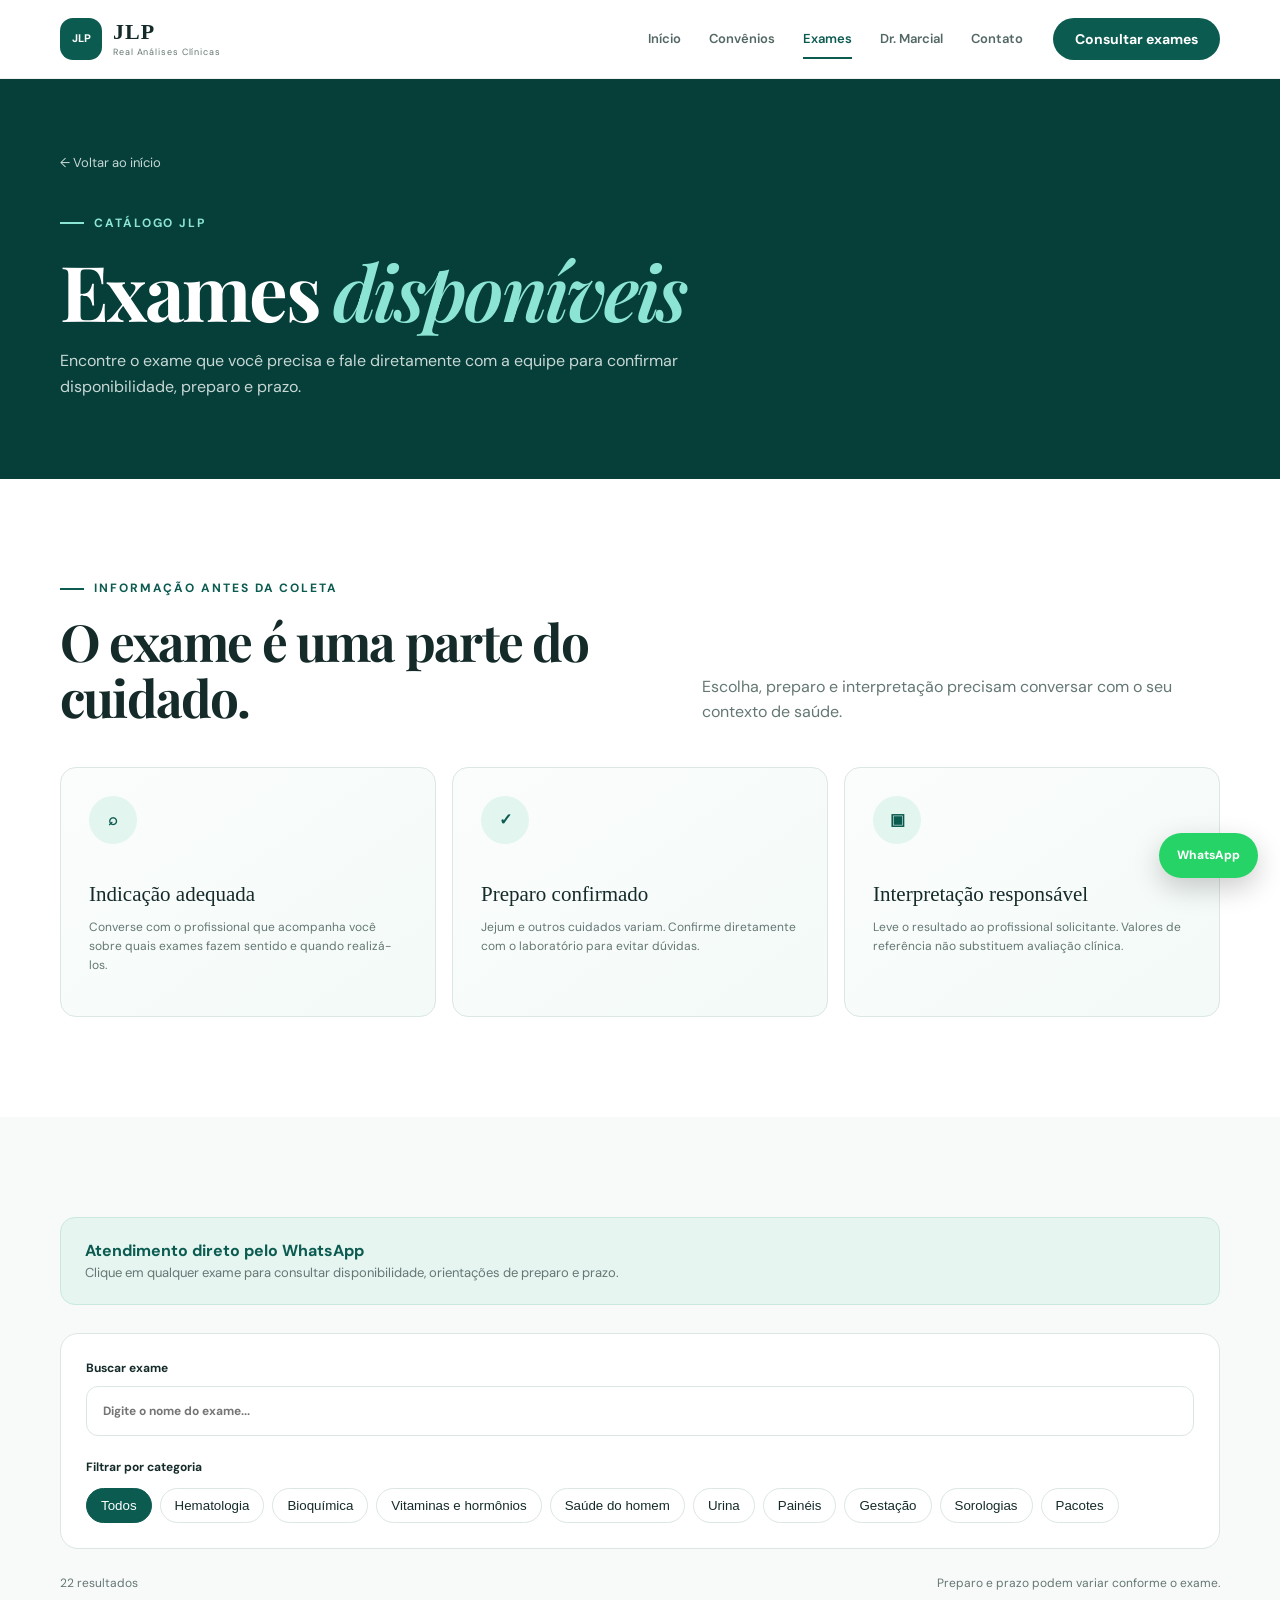
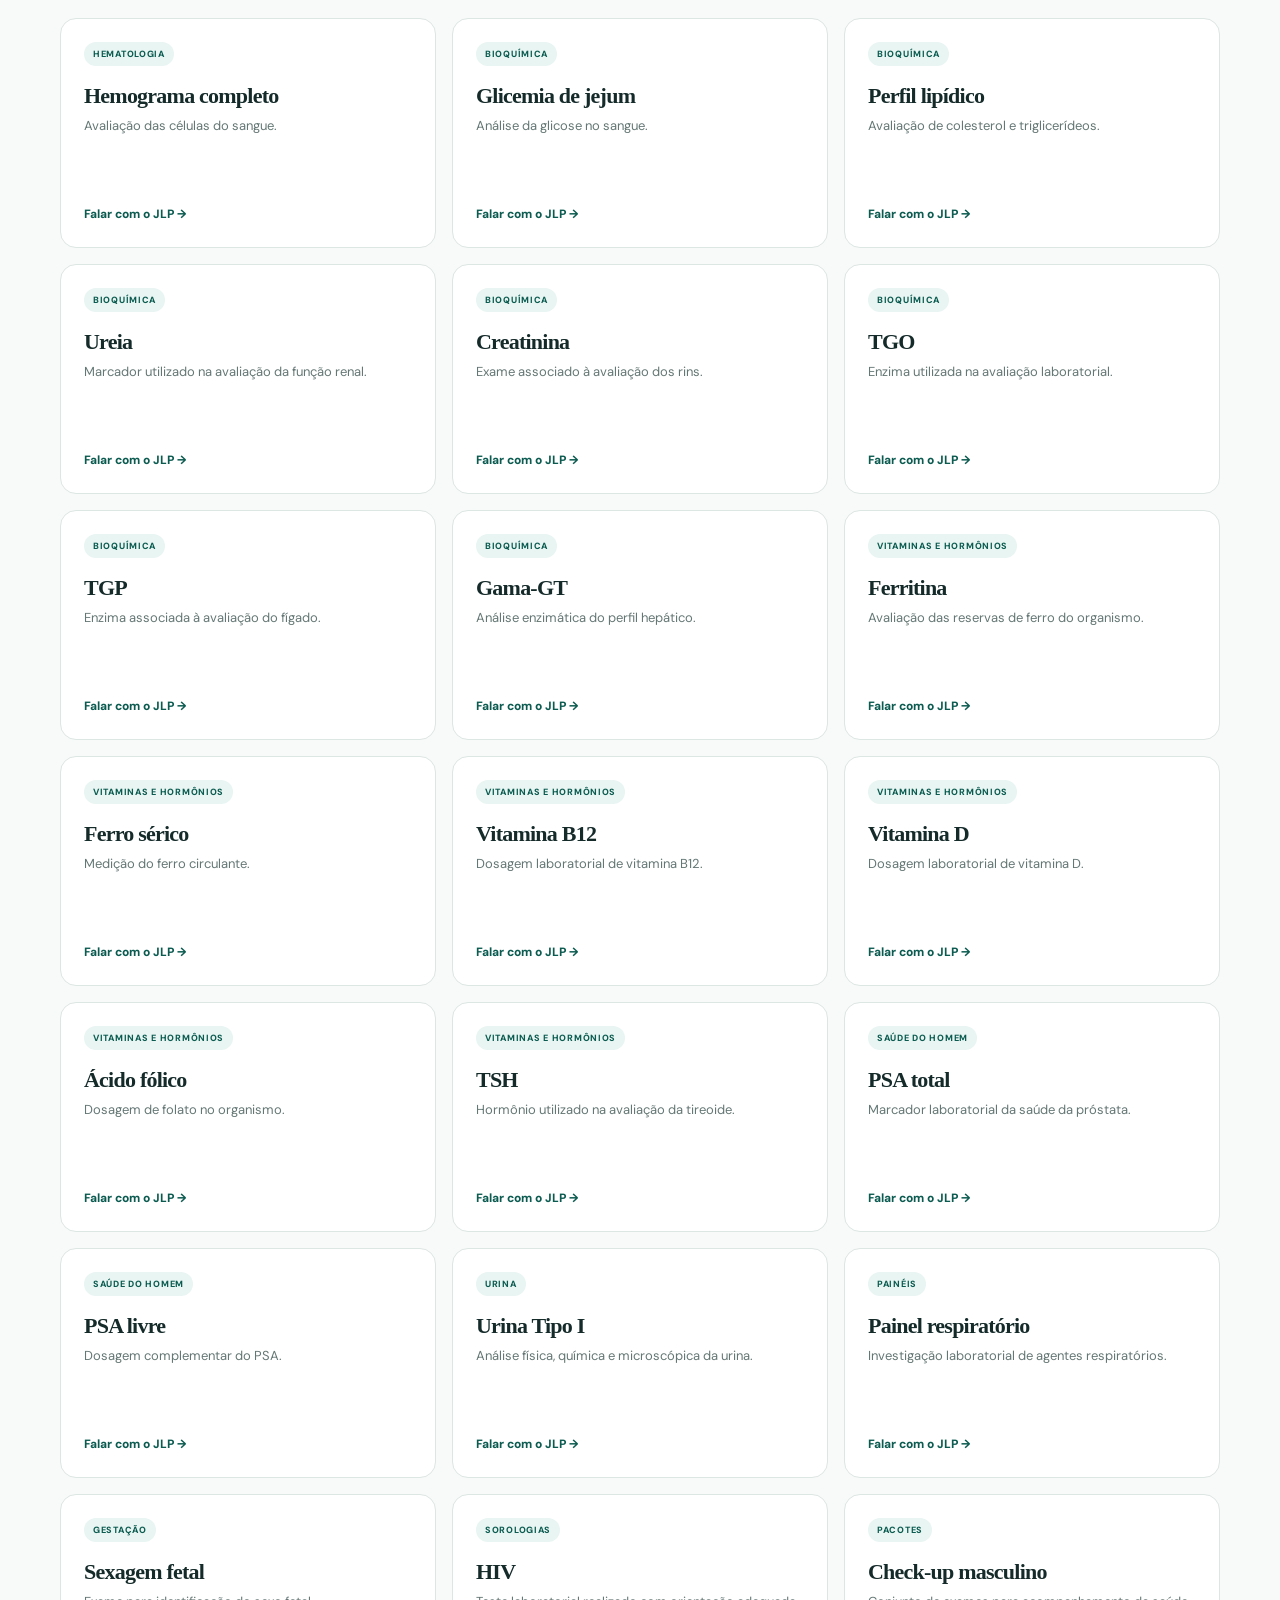
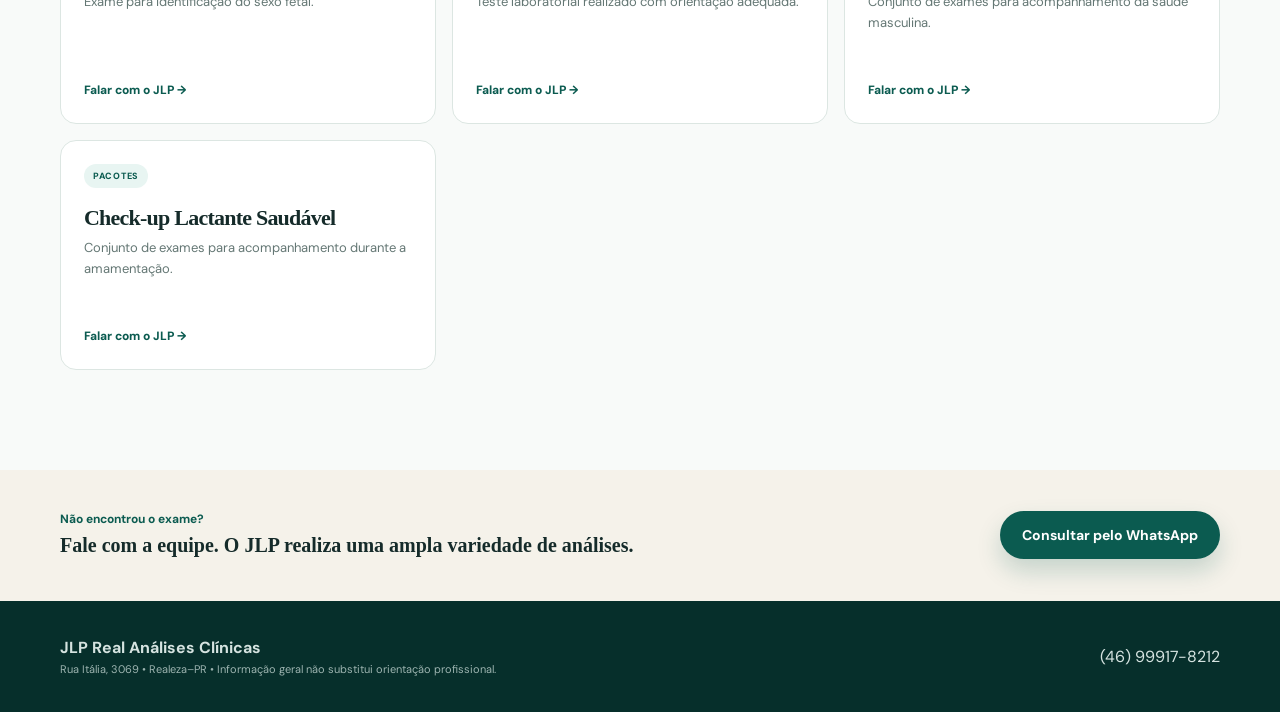
<file: exames.html>
<!DOCTYPE html>
<html lang="pt-BR">
<head>
  <meta charset="UTF-8">
  <meta name="viewport" content="width=device-width, initial-scale=1.0">
  <meta name="description" content="Consulte os exames da JLP Real Análises Clínicas.">
  <title>Exames | JLP Real Análises Clínicas</title>
  <link rel="icon" href="assets/favicon.svg">
  <link rel="stylesheet" href="style.css">
</head>
<body>
  <header class="cabecalho">
    <div class="container barra">
      <a class="marca" href="index.html"><span class="marca-icone">JLP</span><span><strong>JLP</strong><small>Real Análises Clínicas</small></span></a>
      <button class="menu-botao" type="button" aria-label="Abrir menu" aria-expanded="false">☰</button>
      <nav class="menu"><a href="index.html">Início</a><a href="index.html#convenios">Convênios</a><a class="ativo" href="exames.html">Exames</a><a href="index.html#dr-marcial">Dr. Marcial</a><a href="index.html#contato">Contato</a></nav>
      <a class="botao botao-cabecalho" href="https://wa.me/5546999178212?text=Olá%2C%20gostaria%20de%20consultar%20os%20exames%20disponíveis." target="_blank" rel="noopener">Consultar exames</a>
    </div>
  </header>

  <main class="pagina-exames">
    <section class="exames-topo">
      <div class="container">
        <a class="voltar" href="index.html">← Voltar ao início</a>
        <p class="rotulo">Catálogo JLP</p>
        <h1>Exames <em>disponíveis</em></h1>
        <p>Encontre o exame que você precisa e fale diretamente com a equipe para confirmar disponibilidade, preparo e prazo.</p>
      </div>
    </section>

    <section class="secao orientacao-exames">
      <div class="container">
        <div class="orientacao-titulo"><div><p class="rotulo escuro">Informação antes da coleta</p><h2>O exame é uma parte do cuidado.</h2></div><p>Escolha, preparo e interpretação precisam conversar com o seu contexto de saúde.</p></div>
        <div class="orientacao-grade"><article><span>⌕</span><h3>Indicação adequada</h3><p>Converse com o profissional que acompanha você sobre quais exames fazem sentido e quando realizá-los.</p></article><article><span>✓</span><h3>Preparo confirmado</h3><p>Jejum e outros cuidados variam. Confirme diretamente com o laboratório para evitar dúvidas.</p></article><article><span>▣</span><h3>Interpretação responsável</h3><p>Leve o resultado ao profissional solicitante. Valores de referência não substituem avaliação clínica.</p></article></div>
      </div>
    </section>

    <section class="secao catalogo">
      <div class="container">
        <div class="aviso"><strong>Atendimento direto pelo WhatsApp</strong><span>Clique em qualquer exame para consultar disponibilidade, orientações de preparo e prazo.</span></div>
        <div class="ferramentas">
          <label><span>Buscar exame</span><input id="busca" type="search" placeholder="Digite o nome do exame..."></label>
          <div><span class="filtro-titulo">Filtrar por categoria</span><div id="categorias" class="categorias"></div></div>
        </div>
        <div class="resumo"><span id="quantidade"></span><span>Preparo e prazo podem variar conforme o exame.</span></div>
        <div id="lista-exames" class="exames-grade"></div>
        <div id="sem-resultado" class="sem-resultado" hidden><h2>Nenhum exame encontrado</h2><p>Tente outro nome ou consulte diretamente a equipe.</p><button id="limpar" type="button">Limpar busca</button></div>
      </div>
    </section>

    <section class="faixa-contato">
      <div class="container"><div><span>Não encontrou o exame?</span><strong>Fale com a equipe. O JLP realiza uma ampla variedade de análises.</strong></div><a class="botao botao-principal" href="https://wa.me/5546999178212?text=Olá%2C%20não%20encontrei%20o%20exame%20que%20preciso%20no%20site." target="_blank" rel="noopener">Consultar pelo WhatsApp</a></div>
    </section>
  </main>

  <footer class="rodape"><div class="container rodape-conteudo"><div><strong>JLP Real Análises Clínicas</strong><small>Rua Itália, 3069 • Realeza–PR • Informação geral não substitui orientação profissional.</small></div><div><a href="tel:+5546999178212">(46) 99917-8212</a></div></div></footer>
  <a class="whatsapp-flutuante" href="https://wa.me/5546999178212" target="_blank" rel="noopener">WhatsApp</a>
  <script src="script.js"></script>
</body>
</html>
</file>
<file: style.css>
@import url('https://fonts.googleapis.com/css2?family=DM+Sans:wght@400;500;600;700&family=Playfair+Display:ital,wght@0,600;1,600&display=swap');

:root{--verde:#0b5b50;--verde-escuro:#063e39;--aqua:#8ce5d4;--creme:#f5f2ea;--branco:#fff;--texto:#152b2a;--suave:#647774;--borda:#dce6e2;--sombra:0 18px 50px rgba(4,59,53,.12)}
*{box-sizing:border-box;margin:0;padding:0}html{scroll-behavior:smooth}body{font-family:'DM Sans',Arial,sans-serif;color:var(--texto);background:var(--branco);line-height:1.6}a{color:inherit;text-decoration:none}img{display:block;max-width:100%}.container{width:min(1160px,calc(100% - 40px));margin:auto}.secao{padding:100px 0}.rotulo{display:flex;align-items:center;gap:10px;color:var(--aqua);font-size:12px;font-weight:700;letter-spacing:.16em;text-transform:uppercase}.rotulo:before{content:'';width:24px;height:2px;background:currentColor}.rotulo.escuro{color:var(--verde)}h1,h2{font-family:'Playfair Display',Georgia,serif;line-height:1.08;letter-spacing:-.035em}h1{font-size:clamp(48px,6vw,78px)}h2{font-size:clamp(36px,4vw,54px)}em{color:var(--aqua);font-weight:600}.botao{display:inline-flex;align-items:center;justify-content:center;min-height:48px;padding:0 22px;border-radius:999px;font-size:14px;font-weight:700;transition:.25s}.botao:hover{transform:translateY(-2px)}.botao-principal{background:var(--verde);color:#fff;box-shadow:0 12px 25px rgba(11,91,80,.2)}.botao-claro{border:1px solid rgba(255,255,255,.4);color:#fff}.botao-branco{background:#fff;color:var(--verde)}

.cabecalho{position:sticky;top:0;z-index:20;background:rgba(255,255,255,.94);backdrop-filter:blur(14px);border-bottom:1px solid rgba(0,0,0,.06)}.barra{height:78px;display:flex;align-items:center;gap:30px}.marca{display:flex;align-items:center;gap:11px;margin-right:auto}.marca-icone{width:42px;height:42px;border-radius:13px;background:var(--verde);color:#fff;display:grid;place-items:center;font-size:11px;font-weight:800}.marca>span:last-child{display:flex;flex-direction:column;line-height:1}.marca strong{font-family:Georgia,serif;font-size:22px;letter-spacing:.05em}.marca small{margin-top:5px;font-size:9px;letter-spacing:.1em;color:var(--suave)}.menu{display:flex;align-items:center;gap:28px}.menu a{font-size:13px;font-weight:600;color:#536765;position:relative}.menu a:hover,.menu a.ativo{color:var(--verde)}.menu a.ativo:after{content:'';position:absolute;left:0;right:0;bottom:-10px;height:2px;background:var(--verde)}.botao-cabecalho{min-height:42px;background:var(--verde);color:#fff}.menu-botao{display:none;border:0;background:transparent;font-size:25px;color:var(--verde)}

.hero{position:relative;overflow:hidden;background:var(--verde-escuro);color:#fff;padding:105px 0 115px}.hero:before{content:'';position:absolute;width:520px;height:520px;border-radius:50%;background:rgba(81,213,188,.08);right:-160px;top:-220px}.hero-grade{display:grid;grid-template-columns:1.08fr .92fr;gap:75px;align-items:center}.hero-texto h1{margin:20px 0 24px}.hero-descricao{max-width:610px;color:#c5d8d4;font-size:18px}.acoes{display:flex;gap:12px;flex-wrap:wrap;margin:34px 0 27px}.hero .botao-principal{background:var(--aqua);color:var(--verde-escuro)}.confianca{display:flex;gap:25px;flex-wrap:wrap;color:#d5e4e1;font-size:13px}.hero-visual{height:410px;position:relative;border:1px solid rgba(255,255,255,.14);border-radius:50% 50% 46% 54%;background:radial-gradient(circle at 45% 45%,rgba(82,213,188,.18),transparent 55%),linear-gradient(145deg,#0d665b,#063b36);box-shadow:inset 0 0 0 18px rgba(255,255,255,.025)}.hero-logo{position:absolute;inset:0;display:flex;align-items:center;justify-content:center;gap:16px}.hero-logo strong{font-family:Georgia,serif;font-size:92px;letter-spacing:-.08em}.hero-logo span{font-size:11px;line-height:1.45;letter-spacing:.1em;color:var(--aqua)}.cartao{position:absolute;background:#fff;color:var(--texto);border-radius:14px;padding:14px 18px;box-shadow:var(--sombra);display:flex;flex-direction:column}.cartao b{font-size:13px}.cartao small{color:var(--suave);font-size:10px}.cartao-resultado{left:-28px;bottom:68px}.cartao-tecnologia{right:-26px;top:64px}.dados-rapidos{position:relative;margin-top:-32px;z-index:3}.dados-grade{display:grid;grid-template-columns:repeat(3,1fr);background:#fff;border-radius:18px;box-shadow:var(--sombra);padding:25px}.dados-grade article{display:flex;align-items:center;gap:16px;padding:8px 25px;border-right:1px solid var(--borda)}.dados-grade article:last-child{border:0}.dados-grade article>span{width:44px;height:44px;border-radius:13px;display:grid;place-items:center;background:#e6f5f1;color:var(--verde);font-weight:800}.dados-grade div{display:flex;flex-direction:column}.dados-grade strong{font-size:14px}.dados-grade small{font-size:11px;color:var(--suave)}

.servicos{background:var(--creme)}.titulo-secao{display:flex;align-items:end;justify-content:space-between;gap:50px;margin-bottom:48px}.titulo-secao h2{margin-top:16px}.titulo-secao>p{max-width:430px;color:var(--suave)}.servicos-grade{display:grid;grid-template-columns:repeat(3,1fr);gap:18px}.servico{position:relative;min-height:330px;background:#fff;border:1px solid var(--borda);border-radius:18px;padding:30px;display:flex;flex-direction:column;transition:.25s}.servico:hover{transform:translateY(-5px);box-shadow:var(--sombra)}.servico.destaque{background:var(--verde);color:#fff;border-color:var(--verde)}.servico .numero{position:absolute;right:25px;top:25px;color:#9eafac;font-size:11px}.servico .icone{width:52px;height:52px;border-radius:15px;background:#e7f4f1;color:var(--verde);display:grid;place-items:center;font-size:21px;margin-bottom:30px}.servico.destaque .icone{background:rgba(255,255,255,.12);color:var(--aqua)}.servico h3{font-family:Georgia,serif;font-size:24px;margin-bottom:12px}.servico p{font-size:14px;color:var(--suave)}.servico.destaque p{color:#cfe2de}.servico a,.servico>small{margin-top:auto;padding-top:25px;font-weight:700;font-size:13px;color:var(--verde)}.servico.destaque a{color:var(--aqua)}

.doutor{background:#fff}.doutor-grade{display:grid;grid-template-columns:.85fr 1.15fr;gap:85px;align-items:center}.foto-doutor{position:relative;max-width:430px}.foto-doutor img{width:100%;height:530px;object-fit:cover;object-position:top;border-radius:190px 190px 22px 22px;box-shadow:var(--sombra)}.foto-doutor>div{position:absolute;right:-35px;bottom:32px;background:var(--verde);color:#fff;border-radius:15px;padding:16px 21px;display:flex;flex-direction:column;box-shadow:var(--sombra)}.foto-doutor span{font-size:10px;color:var(--aqua);text-transform:uppercase;letter-spacing:.1em}.foto-doutor strong{font-size:15px}.doutor-texto h2{margin:16px 0}.doutor-texto h2 em{color:var(--verde)}.cargo{font-weight:700;color:var(--verde);margin-bottom:22px}.doutor-texto>p:not(.rotulo):not(.cargo){color:var(--suave);font-size:16px}.doutor blockquote{margin:28px 0;padding:18px 22px;border-left:3px solid var(--aqua);background:#f1f8f6;border-radius:0 12px 12px 0;color:#36504c}.valores{display:flex;gap:25px;font-size:13px;font-weight:700;color:var(--verde)}

.contato{background:var(--creme)}.contato-caixa{position:relative;overflow:hidden;display:grid;grid-template-columns:1fr 440px;gap:60px;align-items:center;background:var(--verde-escuro);color:#fff;border-radius:24px;padding:60px}.contato-texto h2{margin:16px 0}.contato-texto>p:not(.rotulo){color:#c8d9d6;max-width:520px;margin-bottom:28px}.endereco{display:flex;flex-direction:column;margin-top:22px}.endereco strong{font-size:14px}.endereco small{font-size:11px;color:#b9ceca}.fachada{position:relative;overflow:hidden;border-radius:18px;min-height:360px;background:#082f2c}.fachada img{width:100%;height:390px;object-fit:cover}.fachada:after{content:'';position:absolute;inset:45% 0 0;background:linear-gradient(transparent,rgba(0,0,0,.78))}.fachada>span{position:absolute;z-index:2;left:22px;right:22px;bottom:20px;display:flex;flex-direction:column}.fachada small{color:#cce0dc}.rodape{background:#062f2b;color:#d5e3e0;padding:34px 0}.rodape-conteudo{display:flex;justify-content:space-between;align-items:center;gap:30px}.rodape-conteudo>div:first-child{display:flex;flex-direction:column}.rodape small{font-size:11px;color:#9db4b0}.rodape-links{display:flex;gap:22px;font-size:12px}.whatsapp-flutuante{position:fixed;right:22px;bottom:22px;z-index:30;background:#25d366;color:#fff;border-radius:999px;padding:13px 18px;font-size:12px;font-weight:800;box-shadow:0 10px 28px rgba(0,0,0,.2)}

.exames-topo{background:var(--verde-escuro);color:#fff;padding:70px 0 80px}.voltar{display:inline-block;margin-bottom:40px;color:#c5d8d4;font-size:13px}.exames-topo h1{margin:16px 0}.exames-topo>div>p:last-child{max-width:650px;color:#c8d8d5}.catalogo{background:#f8faf9}.aviso{display:flex;flex-direction:column;background:#e7f5f1;border:1px solid #c8e8e0;border-radius:15px;padding:20px 24px;margin-bottom:28px}.aviso strong{color:var(--verde)}.aviso span{font-size:13px;color:var(--suave)}.ferramentas{background:#fff;border:1px solid var(--borda);border-radius:18px;padding:25px;margin-bottom:20px}.ferramentas label{display:flex;flex-direction:column;gap:8px;font-size:12px;font-weight:700}.ferramentas input{width:100%;height:50px;border:1px solid var(--borda);border-radius:12px;padding:0 16px;font:inherit;outline:none}.ferramentas input:focus{border-color:var(--verde);box-shadow:0 0 0 3px rgba(11,91,80,.1)}.filtro-titulo{display:block;margin:22px 0 10px;font-size:12px;font-weight:700}.categorias{display:flex;gap:8px;flex-wrap:wrap}.categorias button,.sem-resultado button{border:1px solid var(--borda);background:#fff;color:var(--texto);border-radius:999px;padding:9px 14px;font:600 12px inherit;cursor:pointer}.categorias button.ativo{background:var(--verde);border-color:var(--verde);color:#fff}.resumo{display:flex;justify-content:space-between;margin:25px 0;color:var(--suave);font-size:12px}.exames-grade{display:grid;grid-template-columns:repeat(3,1fr);gap:16px}.exame{min-height:230px;background:#fff;border:1px solid var(--borda);border-radius:16px;padding:23px;display:flex;flex-direction:column}.exame:hover{border-color:#9bcfc4;box-shadow:var(--sombra)}.exame-categoria{align-self:flex-start;background:#e8f5f2;color:var(--verde);padding:5px 9px;border-radius:999px;font-size:9px;font-weight:800;text-transform:uppercase;letter-spacing:.08em}.exame h2{font-family:Georgia,serif;font-size:22px;margin:18px 0 8px}.exame p{color:var(--suave);font-size:13px}.exame a{margin-top:auto;padding-top:20px;color:var(--verde);font-size:12px;font-weight:800}.sem-resultado{text-align:center;background:#fff;border:1px solid var(--borda);border-radius:16px;padding:50px}.sem-resultado p{color:var(--suave);margin:8px 0 20px}.faixa-contato{padding:40px 0;background:var(--creme)}.faixa-contato .container{display:flex;align-items:center;justify-content:space-between;gap:30px}.faixa-contato div div{display:flex;flex-direction:column}.faixa-contato span{font-size:12px;color:var(--verde);font-weight:700}.faixa-contato strong{font-family:Georgia,serif;font-size:20px}
.orientacao-exames{background:#fff}.orientacao-titulo{display:grid;grid-template-columns:1.05fr .95fr;gap:70px;align-items:end;margin-bottom:42px}.orientacao-titulo h2{margin-top:16px}.orientacao-titulo>p{color:var(--suave)}.orientacao-grade{display:grid;grid-template-columns:repeat(3,1fr);gap:16px}.orientacao-grade article{min-height:250px;padding:28px;border:1px solid var(--borda);border-radius:16px;background:linear-gradient(145deg,#fbfdfc,#f3faf7)}.orientacao-grade article>span{width:48px;height:48px;display:grid;place-items:center;border-radius:50%;background:#e2f5ef;color:var(--verde);font-weight:800}.orientacao-grade h3{font:400 21px Georgia,serif;margin:38px 0 11px}.orientacao-grade p{color:var(--suave);font-size:12px}

@media(max-width:900px){.menu-botao{display:block}.menu{display:none;position:absolute;left:20px;right:20px;top:70px;background:#fff;border:1px solid var(--borda);border-radius:15px;padding:18px;box-shadow:var(--sombra);flex-direction:column;align-items:flex-start;gap:15px}.menu.aberto{display:flex}.botao-cabecalho{display:none}.hero-grade,.doutor-grade,.contato-caixa{grid-template-columns:1fr}.hero-visual{max-width:550px;width:100%;margin:auto}.dados-grade{grid-template-columns:1fr}.dados-grade article{border-right:0;border-bottom:1px solid var(--borda)}.dados-grade article:last-child{border:0}.titulo-secao{align-items:flex-start;flex-direction:column}.servicos-grade,.exames-grade{grid-template-columns:1fr 1fr}.doutor-grade{gap:55px}.foto-doutor{margin:auto}.contato-caixa{padding:40px}.fachada{max-width:500px}.rodape-conteudo{align-items:flex-start;flex-direction:column}.orientacao-titulo{grid-template-columns:1fr;gap:20px}.orientacao-grade{grid-template-columns:1fr}}
@media(max-width:600px){.container{width:min(100% - 28px,1160px)}.secao{padding:70px 0}.barra{height:70px}.marca small{letter-spacing:.06em}.hero{padding:75px 0 90px}.hero-visual{height:310px}.hero-logo strong{font-size:68px}.hero-logo span{font-size:9px}.cartao-tecnologia{right:-5px;top:30px}.cartao-resultado{left:-5px;bottom:35px}.confianca{gap:12px}.servicos-grade,.exames-grade{grid-template-columns:1fr}.foto-doutor img{height:440px}.foto-doutor>div{right:10px}.valores{flex-direction:column;gap:8px}.contato-caixa{width:calc(100% - 20px);padding:32px 22px}.fachada img{height:320px}.rodape-links{flex-wrap:wrap}.resumo,.faixa-contato .container{align-items:flex-start;flex-direction:column}}

::selection{background:var(--aqua);color:var(--verde-escuro)}
a:focus-visible,button:focus-visible,input:focus-visible,summary:focus-visible{outline:3px solid rgba(11,91,80,.3);outline-offset:4px}
.saude{position:relative;overflow:hidden;background:radial-gradient(circle at 4% 10%,rgba(140,229,212,.22),transparent 23%),linear-gradient(#fbfdfc,#f0f8f5);padding-top:130px}
.saude:before{content:'SAÚDE';position:absolute;right:-25px;top:75px;font:190px/.8 Georgia,serif;letter-spacing:-.07em;color:rgba(6,62,57,.035)}
.saude-intro{position:relative;display:grid;grid-template-columns:1.08fr .92fr;gap:90px;align-items:end;margin-bottom:50px}
.saude-intro h2{margin-top:16px}.saude-intro h2 em{color:var(--verde)}.saude-intro>div:last-child p{color:var(--suave);font-size:16px;line-height:1.8;margin-bottom:20px}.saude-intro>div:last-child a{color:var(--verde);font-size:12px;font-weight:700}
.saude-grade{position:relative;display:grid;grid-template-columns:1.18fr .91fr .91fr;gap:16px}.saude-card{min-height:360px;display:flex;flex-direction:column;padding:30px;border:1px solid #d3e5e0;border-radius:18px;background:rgba(255,255,255,.88);box-shadow:0 14px 42px rgba(6,62,57,.06);transition:.25s}.saude-card:hover{transform:translateY(-5px);box-shadow:var(--sombra)}.saude-card>small{color:#6e8884;font-size:9px;font-weight:800;letter-spacing:.13em}.saude-card h3{font:400 25px/1.15 Georgia,serif;margin:26px 0 14px}.saude-card p{color:var(--suave);font-size:13px}.saude-icone{width:55px;height:55px;display:grid;place-items:center;margin-top:32px;border-radius:50%;background:#e2f5ef;color:var(--verde);font-size:24px}.saude-destaque{color:#fff;border-color:var(--verde-escuro);background:radial-gradient(circle at 90% 8%,rgba(140,229,212,.2),transparent 35%),var(--verde-escuro)}.saude-destaque>small,.saude-destaque b{color:var(--aqua)}.saude-destaque p{color:#bed4d0}.saude-destaque b{margin-top:auto;padding-top:22px;border-top:1px solid rgba(255,255,255,.14);font-size:11px}.saude-destaque .saude-icone{color:var(--verde-escuro);background:var(--aqua)}
.cuidado-individual{position:relative;display:grid;grid-template-columns:auto 1fr auto;gap:18px;align-items:center;margin-top:20px;padding:24px 26px;border:1px solid #cadfd9;border-radius:15px;background:#fff}.cuidado-individual>span{width:46px;height:46px;display:grid;place-items:center;border-radius:50%;background:#e2f5ef;color:var(--verde);font-weight:800}.cuidado-individual strong{font:400 17px Georgia,serif}.cuidado-individual p{color:var(--suave);font-size:11px}.cuidado-individual a{color:var(--verde);font-size:11px;font-weight:800}
.jornada{position:relative;overflow:hidden;color:#fff;background:var(--verde-escuro)}.jornada:before{content:'';position:absolute;width:560px;height:560px;left:-320px;top:-330px;border:1px solid rgba(140,229,212,.16);border-radius:50%;box-shadow:0 0 0 75px rgba(140,229,212,.025),0 0 0 150px rgba(140,229,212,.018)}.jornada-grade{position:relative;display:grid;grid-template-columns:.8fr 1.2fr;gap:110px}.jornada h2{margin:16px 0 24px}.jornada-grade>div>p:not(.rotulo){color:#b9d1cd;margin-bottom:25px}.jornada-grade>div>a{color:var(--aqua);font-size:12px;font-weight:800;border-bottom:1px solid rgba(140,229,212,.5);padding-bottom:6px}.jornada ol{list-style:none}.jornada li{display:grid;grid-template-columns:48px 1fr;gap:18px;padding:22px 0;border-top:1px solid rgba(255,255,255,.13)}.jornada li:last-child{border-bottom:1px solid rgba(255,255,255,.13)}.jornada li>span{width:40px;height:40px;display:grid;place-items:center;border:1px solid rgba(140,229,212,.4);border-radius:50%;color:var(--aqua);font-family:Georgia,serif}.jornada li strong{font:400 19px Georgia,serif}.jornada li p{color:#9dbab5;font-size:12px}
.faq{background:#fff}.faq-grade{display:grid;grid-template-columns:.82fr 1.18fr;gap:90px}.faq-grade>div:first-child>p:not(.rotulo){color:var(--suave);margin:22px 0 28px}.faq h2{margin-top:16px}.faq-lista details{border-top:1px solid var(--borda)}.faq-lista details:last-child{border-bottom:1px solid var(--borda)}.faq-lista summary{min-height:82px;display:flex;align-items:center;justify-content:space-between;gap:25px;cursor:pointer;list-style:none;font:400 19px Georgia,serif}.faq-lista summary::-webkit-details-marker{display:none}.faq-lista summary span{width:29px;height:29px;display:grid;place-items:center;border-radius:50%;background:#e2f5ef;color:var(--verde);font:600 16px Arial}.faq-lista details[open] summary span{transform:rotate(45deg)}.faq-lista details p{color:var(--suave);font-size:13px;margin:-5px 45px 26px 0}
.fontes{padding:0 0 100px}.fontes-caixa{display:grid;grid-template-columns:.9fr 1.1fr;gap:24px 50px;align-items:center;padding:30px 34px;border:1px solid #cfe2dd;border-radius:16px;background:#f5faf8}.fontes-caixa>div{display:flex;flex-direction:column}.fontes-caixa strong{font:400 17px Georgia,serif}.fontes-caixa small{color:var(--suave);font-size:10px}.fontes-caixa nav{display:flex;flex-wrap:wrap;justify-content:flex-end;gap:9px 15px}.fontes-caixa nav a{color:var(--verde);font-size:10px;font-weight:800}.fontes-caixa>p{grid-column:1/-1;padding-top:18px;border-top:1px solid #d7e7e3;color:var(--suave);font-size:10px}
@media(max-width:900px){.saude-intro,.jornada-grade,.faq-grade{grid-template-columns:1fr;gap:45px}.saude-grade{grid-template-columns:1fr 1fr}.saude-destaque{grid-column:1/-1}.cuidado-individual{grid-template-columns:auto 1fr}.cuidado-individual>a{grid-column:2}.fontes-caixa{grid-template-columns:1fr}.fontes-caixa nav{justify-content:flex-start}.fontes-caixa>p{grid-column:auto}}
@media(max-width:600px){.saude{padding-top:85px}.saude-grade{grid-template-columns:1fr}.saude-destaque{grid-column:auto}.saude-card{min-height:330px}.cuidado-individual{grid-template-columns:1fr;padding:22px}.cuidado-individual>a{grid-column:auto}.jornada li{grid-template-columns:42px 1fr}.faq-lista summary{font-size:17px}.faq-lista details p{margin-right:0}.fontes{padding-bottom:70px}.fontes-caixa{padding:24px 20px}.fontes-caixa nav{flex-direction:column}}
@media(prefers-reduced-motion:reduce){html{scroll-behavior:auto}*,*:before,*:after{transition-duration:.01ms!important}}

.convenios{padding:90px 0 40px;background:#fff}.convenios-caixa{position:relative;overflow:hidden;display:grid;grid-template-columns:.82fr 1.18fr;gap:55px;align-items:center;padding:50px;border:1px solid #cfe2dd;border-radius:18px;background:radial-gradient(circle at 0 100%,rgba(140,229,212,.22),transparent 30%),#f8fcfa;box-shadow:var(--sombra)}.convenios-caixa:before{content:'';position:absolute;left:0;right:0;top:0;height:5px;background:linear-gradient(90deg,var(--verde),var(--aqua),var(--verde))}.convenios-texto h2{margin-top:16px}.convenios-texto h2 em{color:var(--verde)}.convenios-texto>p:not(.rotulo){margin:20px 0 25px;color:var(--suave);font-size:13px}.convenios-texto>div{display:flex;align-items:center;gap:15px;flex-wrap:wrap}.convenios-texto>div>a:last-child{color:var(--verde);font-size:10px;font-weight:800}.convenios-lista{display:grid;grid-template-columns:repeat(3,1fr);gap:11px}.convenios-lista>span{min-height:90px;display:flex;align-items:center;justify-content:center;padding:14px;border:1px solid var(--borda);border-radius:12px;background:#fff;text-align:center;text-transform:uppercase;font-size:11px;font-weight:800}.convenios-lista .unimed{color:#008b68;font-size:18px;text-transform:none}.convenios-lista .saude-caixa{color:#e98825;flex-direction:column}.convenios-lista .saude-caixa b{color:#1568a0;font-size:15px}.convenios-lista .prefeitura{color:var(--verde);flex-direction:column;font-family:Georgia,serif;text-transform:none}.convenios-lista .prefeitura b{font-size:15px}.convenios-lista .sanepar{color:#286b9b;text-transform:none;font-size:12px}.convenios-lista .pax-real{color:#a37c2b;font:700 16px Georgia,serif}.convenios-lista .copel{color:#1f4f8f;font-size:12px}.convenios-aviso{grid-column:1/-1;padding-top:18px;border-top:1px solid var(--borda);color:var(--suave);font-size:9px}
@media(max-width:900px){.convenios-caixa{grid-template-columns:1fr}}
@media(max-width:600px){.convenios{padding:65px 0 20px}.convenios-caixa{width:calc(100% - 20px);padding:32px 22px;gap:35px}.convenios-texto>div{align-items:stretch;flex-direction:column}.convenios-lista{grid-template-columns:repeat(2,1fr)}.convenios-lista>span{min-height:82px;padding:10px}}
</file>
